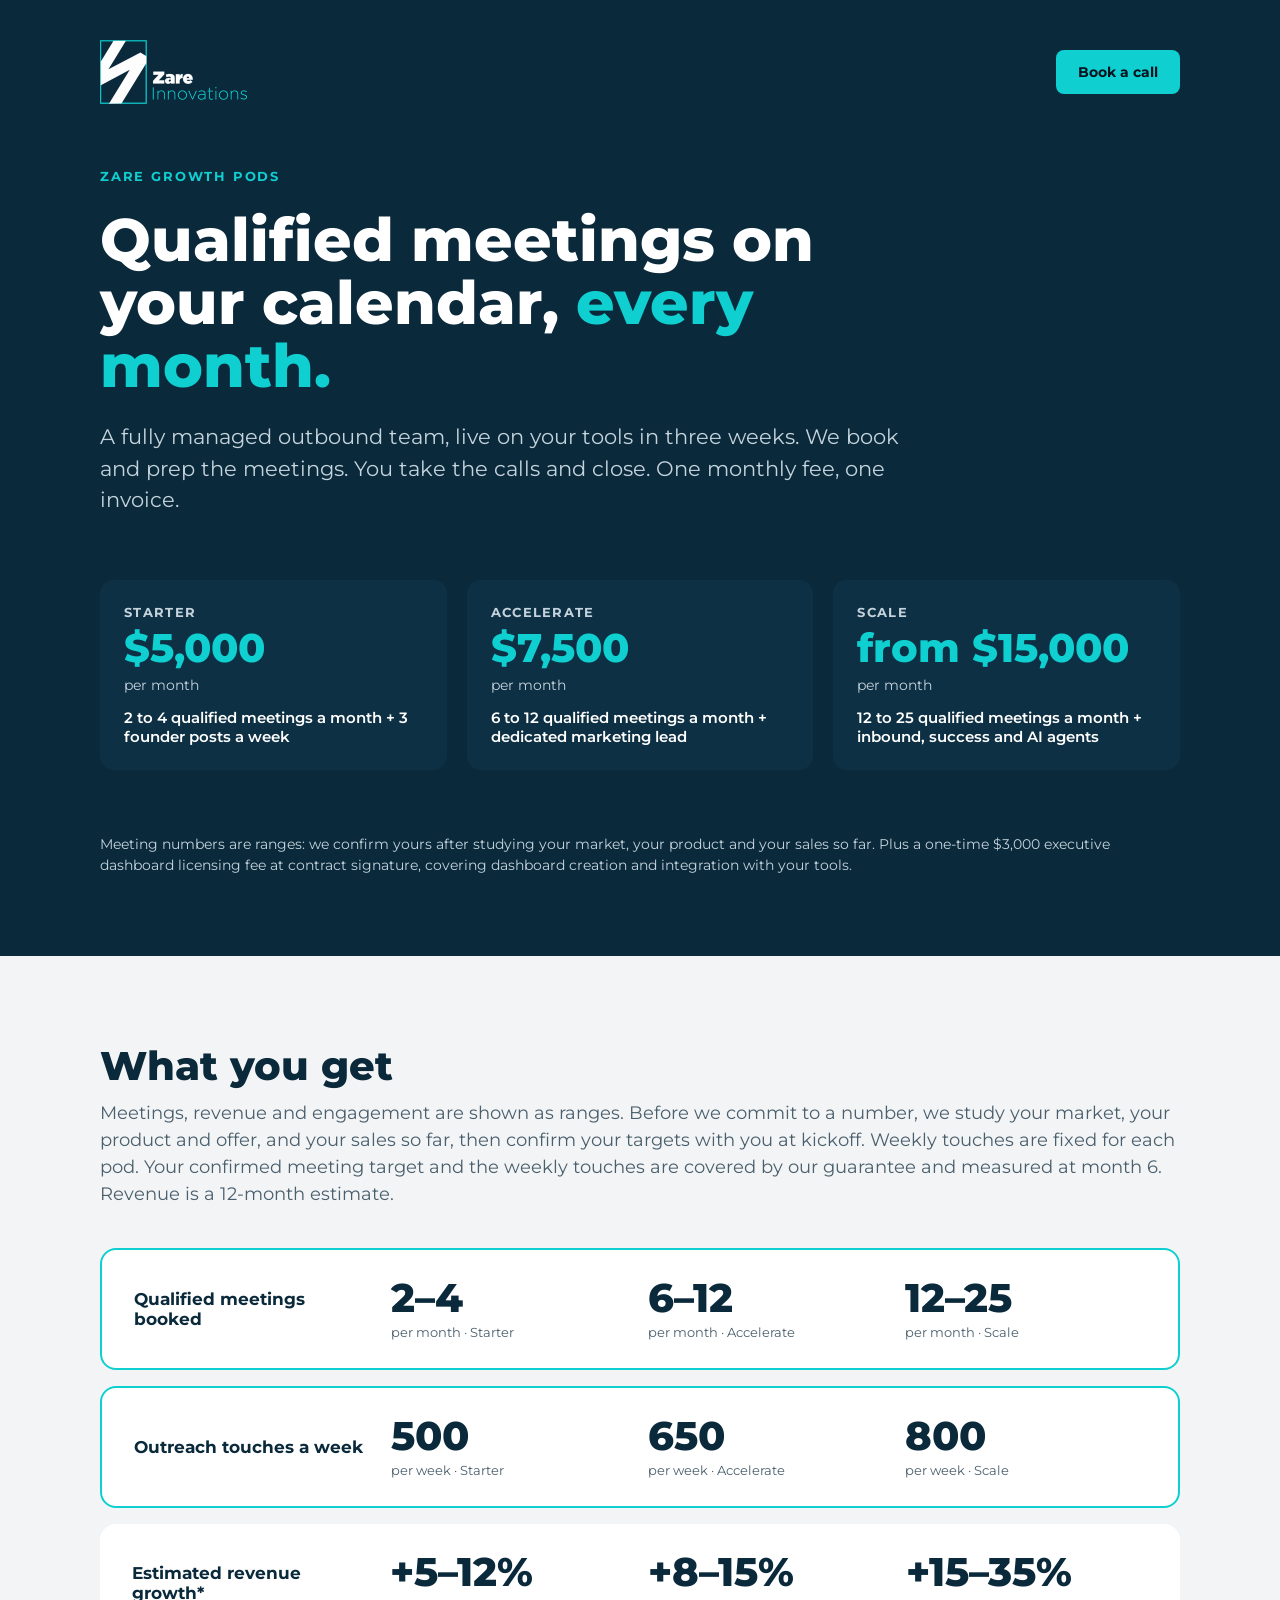
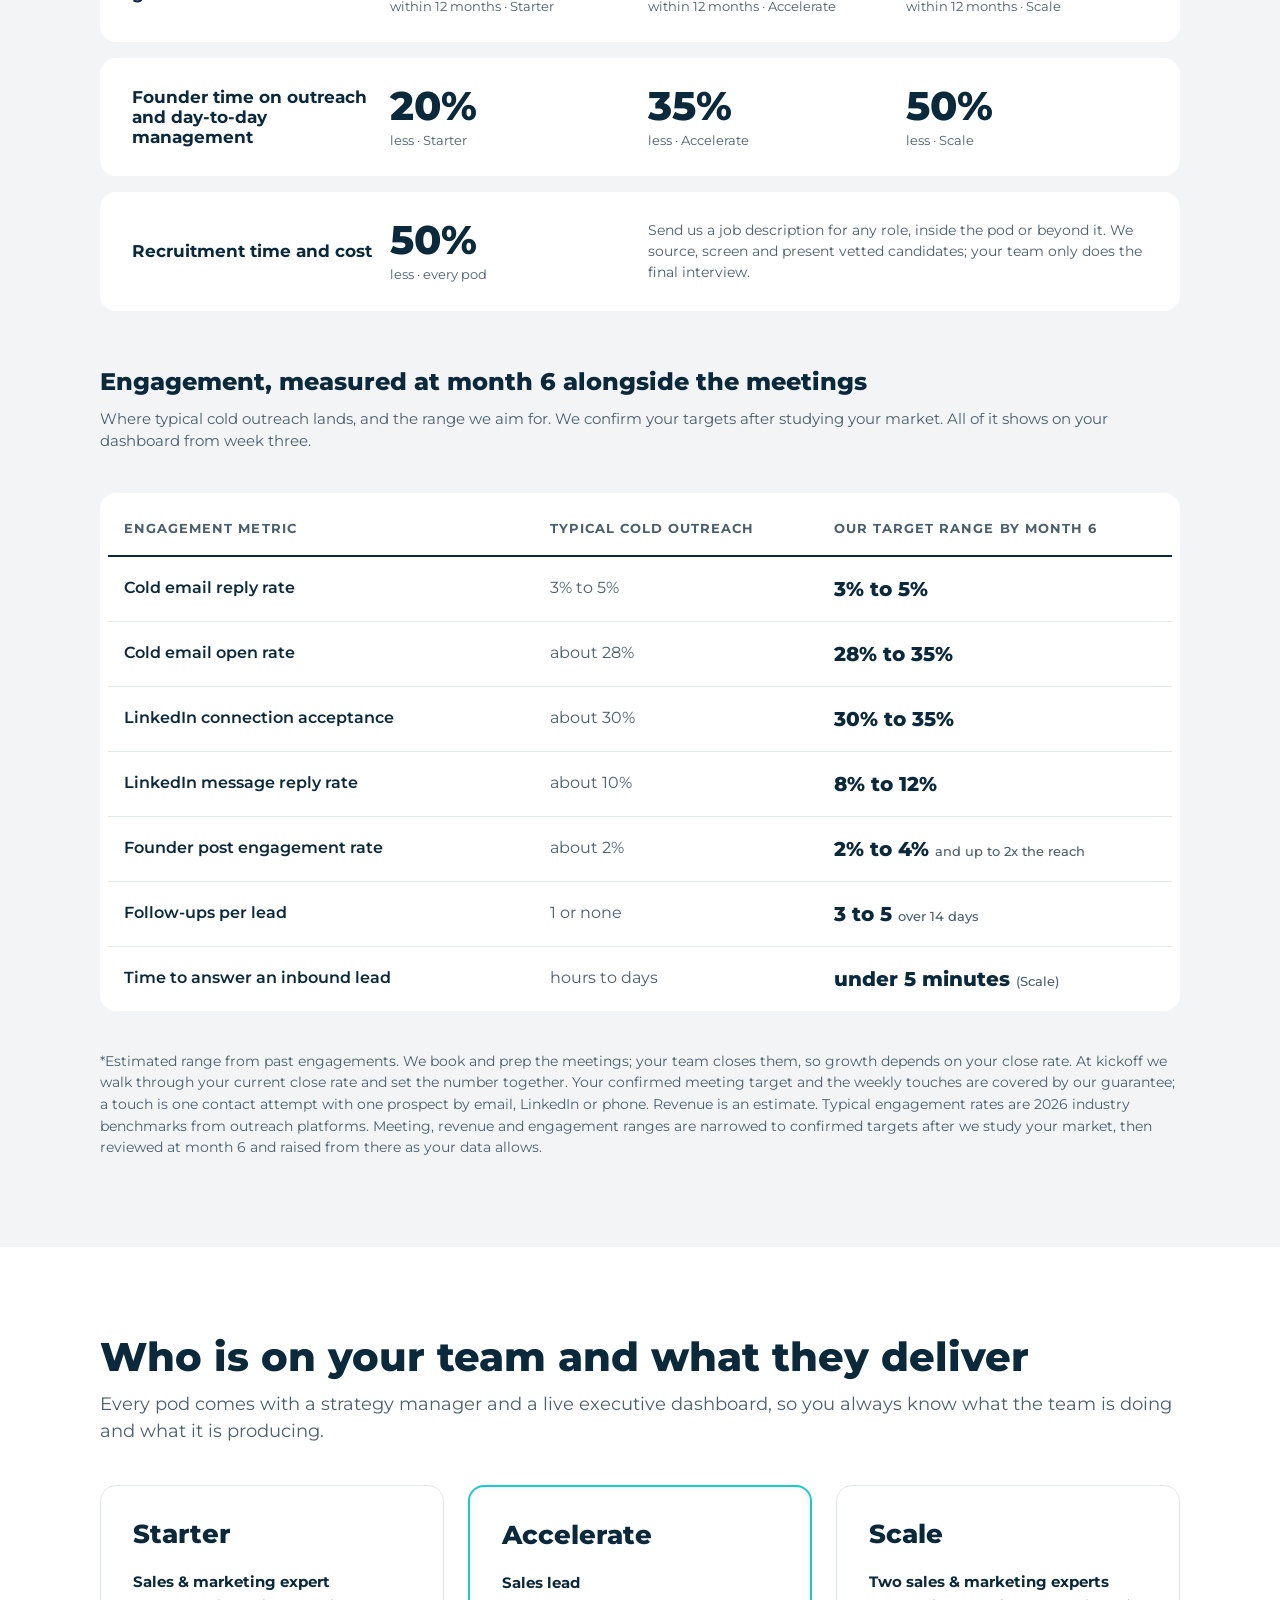
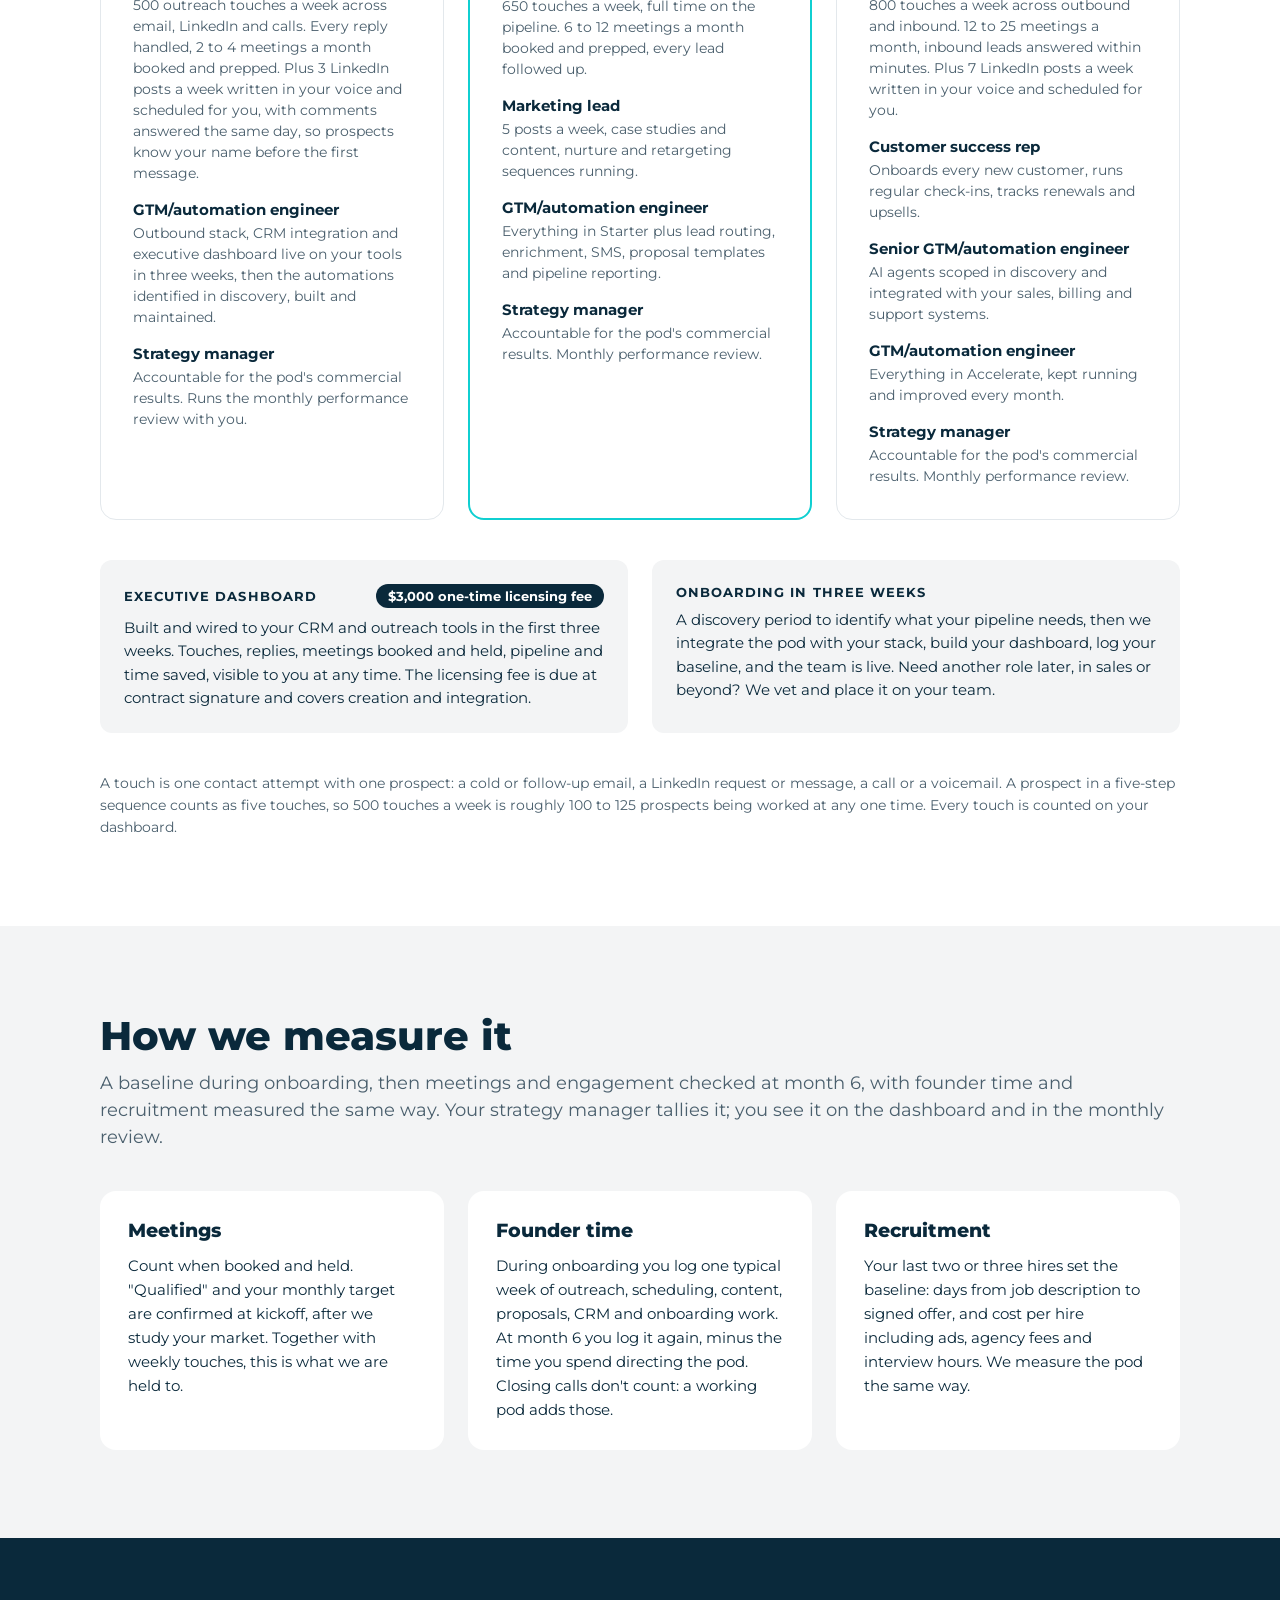
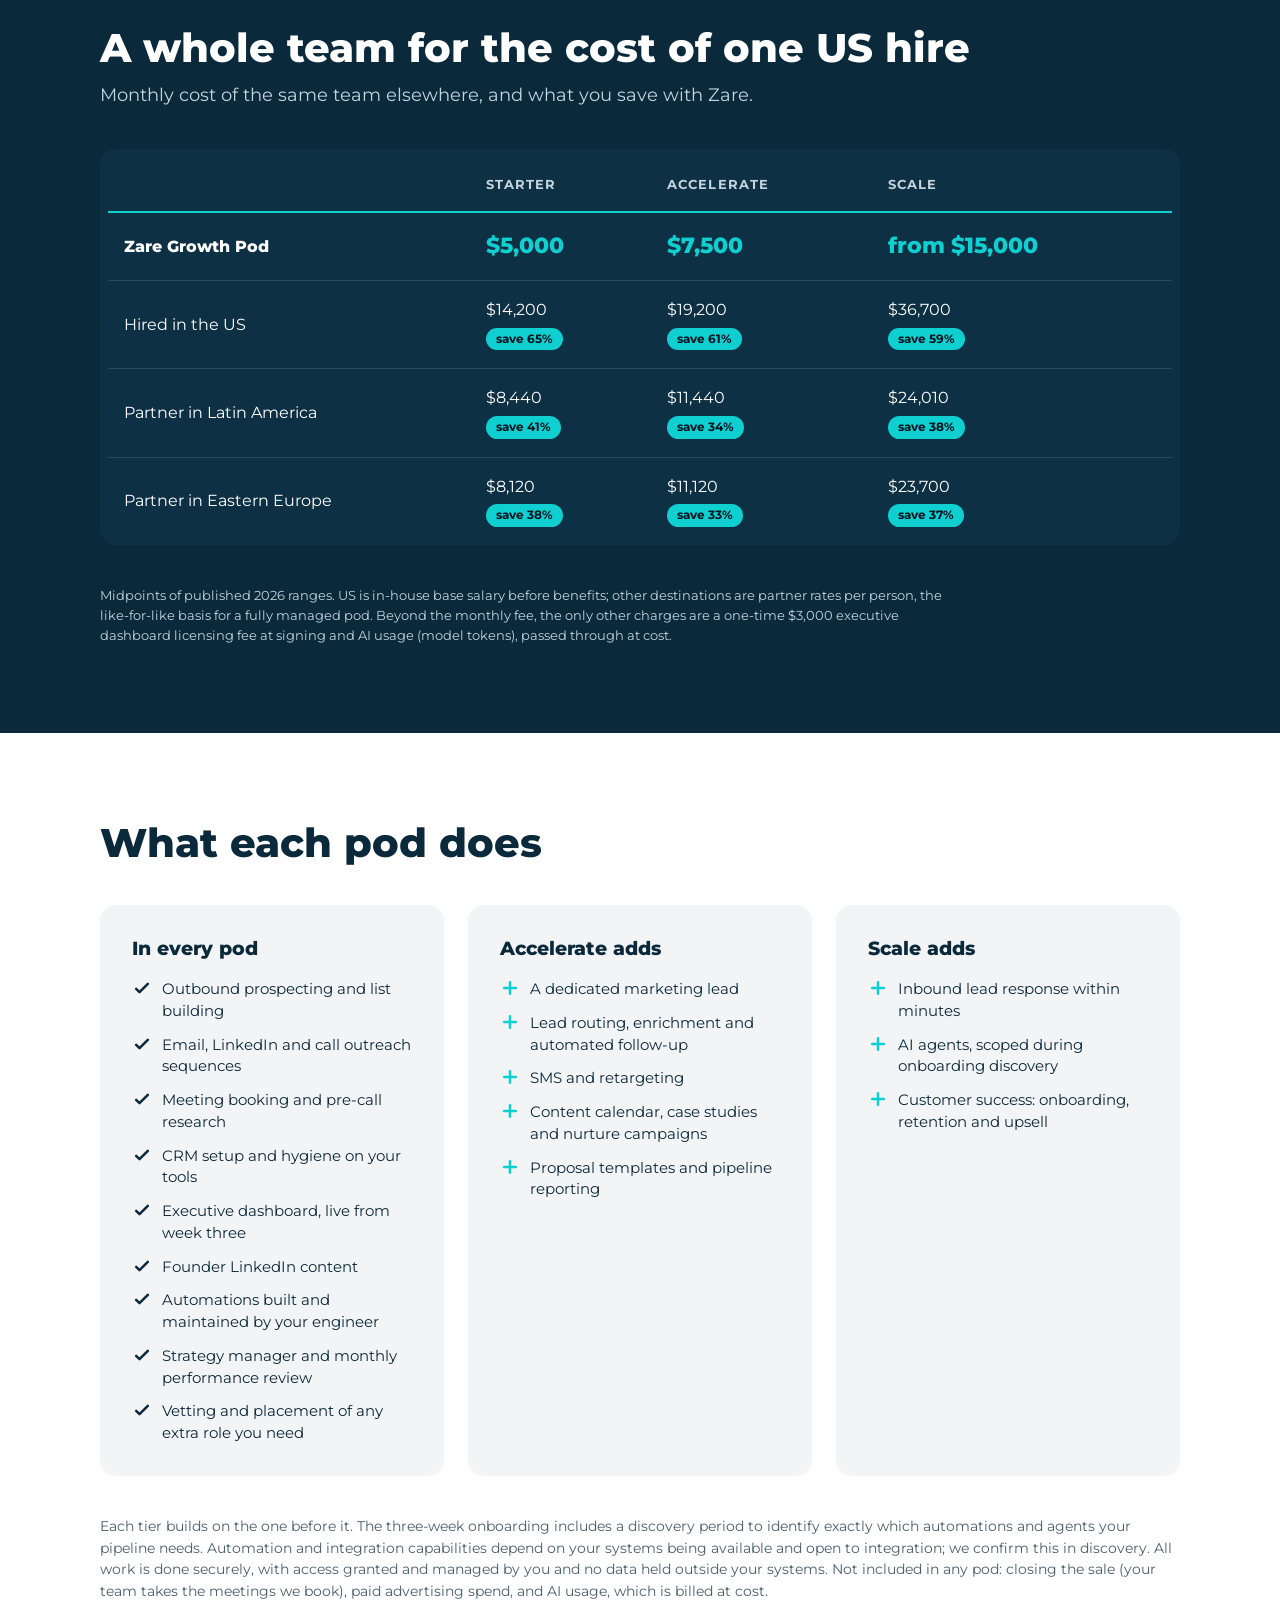
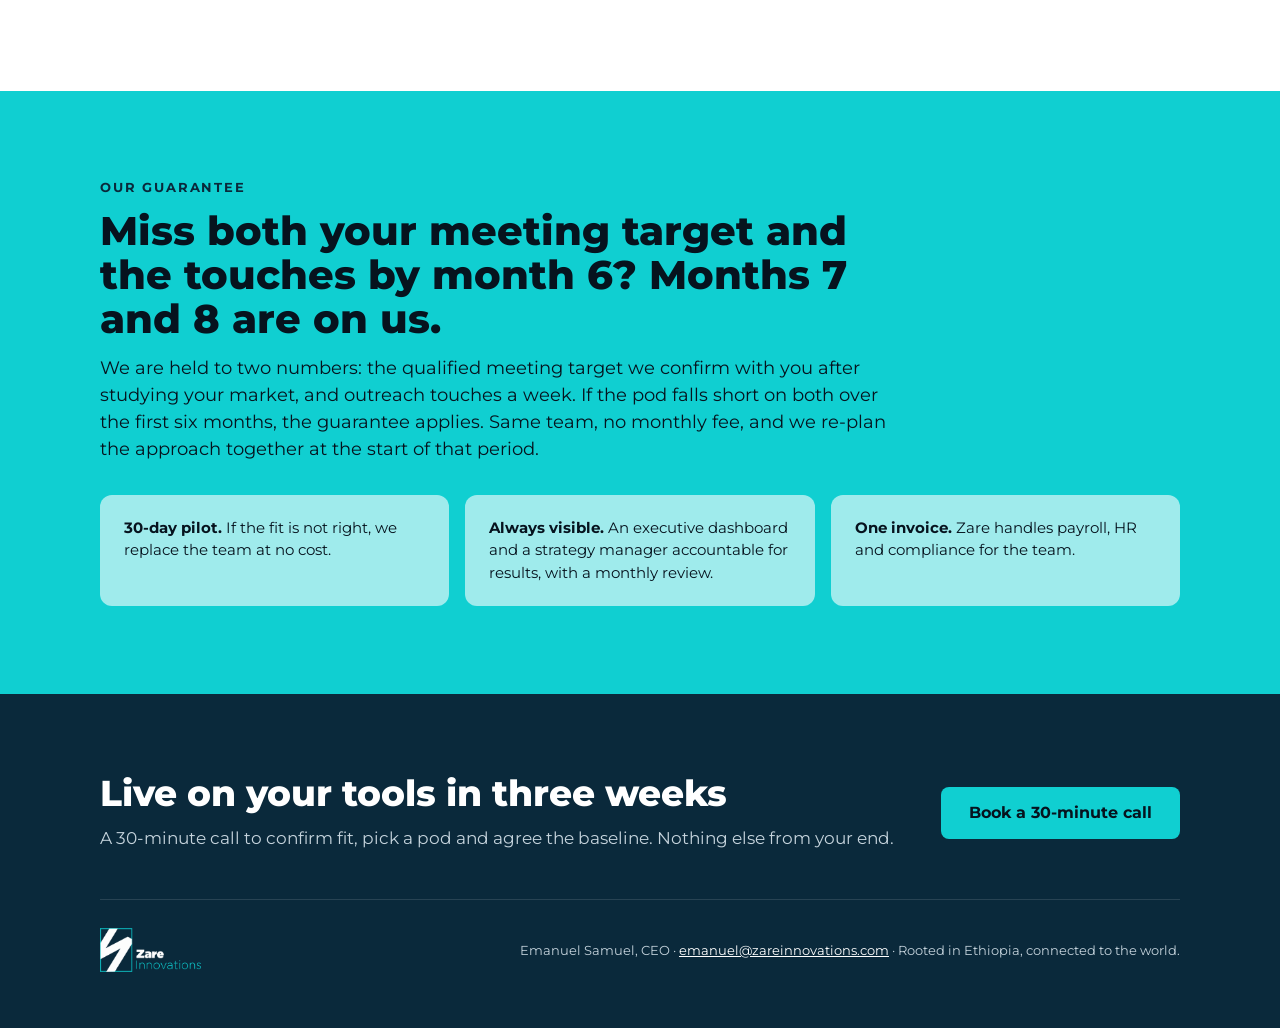
<file: public/index.html>
<!doctype html>
<html lang="en">
<head>
<meta charset="utf-8">
<meta name="viewport" content="width=device-width, initial-scale=1">
<title>Zare Growth Pods</title>
<meta name="description" content="A fully managed outbound sales team that books qualified meetings every month. One monthly fee, one invoice.">
<meta name="theme-color" content="#0a293b">
<link rel="canonical" href="https://zare-growth-pod.vercel.app/">

<meta property="og:type" content="website">
<meta property="og:site_name" content="Zare Innovations">
<meta property="og:title" content="Zare Growth Pods">
<meta property="og:description" content="A fully managed outbound sales team that books qualified meetings every month. One monthly fee, one invoice.">
<meta property="og:url" content="https://zare-growth-pod.vercel.app/">
<meta property="og:image" content="https://zare-growth-pod.vercel.app/assets/og-image.png">
<meta property="og:image:width" content="1200">
<meta property="og:image:height" content="630">
<meta property="og:image:alt" content="Zare Innovations logo">
<meta name="twitter:card" content="summary_large_image">
<meta name="twitter:title" content="Zare Growth Pods">
<meta name="twitter:description" content="A fully managed outbound sales team that books qualified meetings every month. One monthly fee, one invoice.">
<meta name="twitter:image" content="https://zare-growth-pod.vercel.app/assets/og-image.png">

<link rel="icon" href="favicon.ico" sizes="48x48">
<link rel="icon" href="favicon.svg" type="image/svg+xml">
<link rel="icon" href="favicon-32.png" type="image/png" sizes="32x32">
<link rel="apple-touch-icon" href="apple-touch-icon.png">

<link rel="preload" href="fonts/montserrat-latin-800-normal.woff2" as="font" type="font/woff2" crossorigin>
<link rel="preload" href="fonts/montserrat-latin-400-normal.woff2" as="font" type="font/woff2" crossorigin>
<link rel="stylesheet" href="styles.css">
</head>
<body>
<a class="skip-link" href="#main">Skip to content</a>

<svg width="0" height="0" style="position:absolute" aria-hidden="true" focusable="false">
  <symbol id="icon-check" viewBox="0 0 24 24"><path d="M5 13l4 4L19 7" fill="none" stroke="currentColor" stroke-width="3" stroke-linecap="round" stroke-linejoin="round"/></symbol>
  <symbol id="icon-plus" viewBox="0 0 24 24"><path d="M12 5v14M5 12h14" fill="none" stroke="currentColor" stroke-width="3" stroke-linecap="round" stroke-linejoin="round"/></symbol>
</svg>

<div class="site-header-wrap on-dark">
  <header class="site-header">
    <a class="site-header__logo" href="https://www.zareinnovations.com">
      <img src="assets/zare-logo-dark.png" alt="Zare Innovations" width="147" height="64" fetchpriority="high">
    </a>
    <a class="btn" data-booking href="https://calendly.com/emanuel-ypgh/30min" target="_blank" rel="noopener">Book a call</a>
  </header>
</div>

<main id="main" tabindex="-1">

<!-- HERO -->
<section class="section--navy hero on-dark" aria-labelledby="hero-title">
  <div class="container">
    <div class="hero__intro">
      <p class="eyebrow">Zare Growth Pods</p>
      <h1 id="hero-title">Qualified meetings on your calendar, <span class="accent">every month.</span></h1>
      <p class="hero__sub">A fully managed outbound team, live on your tools in three weeks. We book and prep the meetings. You take the calls and close. One monthly fee, one invoice.</p>
    </div>

    <div class="grid grid--3">
      <div class="price-card"><span class="price-card__tier">Starter</span><span class="price-card__price">$5,000</span><span class="price-card__period">per month</span><span class="price-card__summary">2 to 4 qualified meetings a month + 3 founder posts a week</span></div>
      <div class="price-card"><span class="price-card__tier">Accelerate</span><span class="price-card__price">$7,500</span><span class="price-card__period">per month</span><span class="price-card__summary">6 to 12 qualified meetings a month + dedicated marketing lead</span></div>
      <div class="price-card"><span class="price-card__tier">Scale</span><span class="price-card__price">from $15,000</span><span class="price-card__period">per month</span><span class="price-card__summary">12 to 25 qualified meetings a month + inbound, success and AI agents</span></div>
    </div>
    <p class="hero__note">Meeting numbers are ranges: we confirm yours after studying your market, your product and your sales so far. Plus a one-time $3,000 executive dashboard licensing fee at contract signature, covering dashboard creation and integration with your tools.</p>
  </div>
</section>

<!-- WHAT YOU GET -->
<section class="section section--surface" aria-labelledby="what-you-get">
  <div class="container">
    <div class="section-head">
      <h2 class="h2" id="what-you-get">What you get</h2>
      <p class="lead">Meetings, revenue and engagement are shown as ranges. Before we commit to a number, we study your market, your product and offer, and your sales so far, then confirm your targets with you at kickoff. Weekly touches are fixed for each pod. Your confirmed meeting target and the weekly touches are covered by our guarantee and measured at month 6. Revenue is a 12-month estimate.</p>
    </div>

    <div class="stats">
      <div class="stat-row stat-row--guaranteed">
        <div class="stat-row__label"><p>Qualified meetings booked</p></div>
        <div class="stat"><span class="stat__value">2–4</span><span class="stat__caption">per month · Starter</span></div>
        <div class="stat"><span class="stat__value">6–12</span><span class="stat__caption">per month · Accelerate</span></div>
        <div class="stat"><span class="stat__value">12–25</span><span class="stat__caption">per month · Scale</span></div>
      </div>
      <div class="stat-row stat-row--guaranteed">
        <div class="stat-row__label"><p>Outreach touches a week</p></div>
        <div class="stat"><span class="stat__value">500</span><span class="stat__caption">per week · Starter</span></div>
        <div class="stat"><span class="stat__value">650</span><span class="stat__caption">per week · Accelerate</span></div>
        <div class="stat"><span class="stat__value">800</span><span class="stat__caption">per week · Scale</span></div>
      </div>
      <div class="stat-row">
        <div class="stat-row__label"><p>Estimated revenue growth*</p></div>
        <div class="stat"><span class="stat__value">+5–12%</span><span class="stat__caption">within 12 months · Starter</span></div>
        <div class="stat"><span class="stat__value">+8–15%</span><span class="stat__caption">within 12 months · Accelerate</span></div>
        <div class="stat"><span class="stat__value">+15–35%</span><span class="stat__caption">within 12 months · Scale</span></div>
      </div>
      <div class="stat-row">
        <div class="stat-row__label"><p>Founder time on outreach and day-to-day management</p></div>
        <div class="stat"><span class="stat__value">20%</span><span class="stat__caption">less · Starter</span></div>
        <div class="stat"><span class="stat__value">35%</span><span class="stat__caption">less · Accelerate</span></div>
        <div class="stat"><span class="stat__value">50%</span><span class="stat__caption">less · Scale</span></div>
      </div>
      <div class="stat-row">
        <div class="stat-row__label"><p>Recruitment time and cost</p></div>
        <div class="stat"><span class="stat__value">50%</span><span class="stat__caption">less · every pod</span></div>
        <p class="stat-row__note">Send us a job description for any role, inside the pod or beyond it. We source, screen and present vetted candidates; your team only does the final interview.</p>
      </div>
    </div>

    <div class="subhead">
      <h3 id="engagement-title">Engagement, measured at month 6 alongside the meetings</h3>
      <p>Where typical cold outreach lands, and the range we aim for. We confirm your targets after studying your market. All of it shows on your dashboard from week three.</p>
    </div>
    <div class="table-wrap" role="region" aria-labelledby="engagement-title" tabindex="0">
      <table>
        <thead><tr><th scope="col" class="col-label">Engagement metric</th><th scope="col">Typical cold outreach</th><th scope="col">Our target range by month 6</th></tr></thead>
        <tbody>
          <tr><th scope="row">Cold email reply rate</th><td class="cell-muted">3% to 5%</td><td class="cell-target">3% to 5%</td></tr>
          <tr><th scope="row">Cold email open rate</th><td class="cell-muted">about 28%</td><td class="cell-target">28% to 35%</td></tr>
          <tr><th scope="row">LinkedIn connection acceptance</th><td class="cell-muted">about 30%</td><td class="cell-target">30% to 35%</td></tr>
          <tr><th scope="row">LinkedIn message reply rate</th><td class="cell-muted">about 10%</td><td class="cell-target">8% to 12%</td></tr>
          <tr><th scope="row">Founder post engagement rate</th><td class="cell-muted">about 2%</td><td class="cell-target">2% to 4% <small>and up to 2x the reach</small></td></tr>
          <tr><th scope="row">Follow-ups per lead</th><td class="cell-muted">1 or none</td><td class="cell-target">3 to 5 <small>over 14 days</small></td></tr>
          <tr><th scope="row">Time to answer an inbound lead</th><td class="cell-muted">hours to days</td><td class="cell-target">under 5 minutes <small>(Scale)</small></td></tr>
        </tbody>
      </table>
    </div>
    <p class="fineprint">*Estimated range from past engagements. We book and prep the meetings; your team closes them, so growth depends on your close rate. At kickoff we walk through your current close rate and set the number together. Your confirmed meeting target and the weekly touches are covered by our guarantee; a touch is one contact attempt with one prospect by email, LinkedIn or phone. Revenue is an estimate. Typical engagement rates are 2026 industry benchmarks from outreach platforms. Meeting, revenue and engagement ranges are narrowed to confirmed targets after we study your market, then reviewed at month 6 and raised from there as your data allows.</p>
  </div>
</section>

<!-- WHO IS ON YOUR TEAM -->
<section class="section section--white" aria-labelledby="team">
  <div class="container">
    <div class="section-head">
      <h2 class="h2" id="team">Who is on your team and what they deliver</h2>
      <p class="lead">Every pod comes with a strategy manager and a live executive dashboard, so you always know what the team is doing and what it is producing.</p>
    </div>
    <div class="grid grid--3">
      <article class="pod-card">
        <h3>Starter</h3>
        <div class="roles">
          <div class="role"><h4>Sales &amp; marketing expert</h4><p>500 outreach touches a week across email, LinkedIn and calls. Every reply handled, 2 to 4 meetings a month booked and prepped. Plus 3 LinkedIn posts a week written in your voice and scheduled for you, with comments answered the same day, so prospects know your name before the first message.</p></div>
          <div class="role"><h4>GTM/automation engineer</h4><p>Outbound stack, CRM integration and executive dashboard live on your tools in three weeks, then the automations identified in discovery, built and maintained.</p></div>
          <div class="role"><h4>Strategy manager</h4><p>Accountable for the pod's commercial results. Runs the monthly performance review with you.</p></div>
        </div>
      </article>
      <article class="pod-card pod-card--featured">
        <h3>Accelerate</h3>
        <div class="roles">
          <div class="role"><h4>Sales lead</h4><p>650 touches a week, full time on the pipeline. 6 to 12 meetings a month booked and prepped, every lead followed up.</p></div>
          <div class="role"><h4>Marketing lead</h4><p>5 posts a week, case studies and content, nurture and retargeting sequences running.</p></div>
          <div class="role"><h4>GTM/automation engineer</h4><p>Everything in Starter plus lead routing, enrichment, SMS, proposal templates and pipeline reporting.</p></div>
          <div class="role"><h4>Strategy manager</h4><p>Accountable for the pod's commercial results. Monthly performance review.</p></div>
        </div>
      </article>
      <article class="pod-card">
        <h3>Scale</h3>
        <div class="roles">
          <div class="role"><h4>Two sales &amp; marketing experts</h4><p>800 touches a week across outbound and inbound. 12 to 25 meetings a month, inbound leads answered within minutes. Plus 7 LinkedIn posts a week written in your voice and scheduled for you.</p></div>
          <div class="role"><h4>Customer success rep</h4><p>Onboards every new customer, runs regular check-ins, tracks renewals and upsells.</p></div>
          <div class="role"><h4>Senior GTM/automation engineer</h4><p>AI agents scoped in discovery and integrated with your sales, billing and support systems.</p></div>
          <div class="role"><h4>GTM/automation engineer</h4><p>Everything in Accelerate, kept running and improved every month.</p></div>
          <div class="role"><h4>Strategy manager</h4><p>Accountable for the pod's commercial results. Monthly performance review.</p></div>
        </div>
      </article>
    </div>
    <div class="grid grid--2">
      <div class="info-box">
        <div class="info-box__head"><h3>Executive dashboard</h3><span class="pill">$3,000 one-time licensing fee</span></div>
        <p>Built and wired to your CRM and outreach tools in the first three weeks. Touches, replies, meetings booked and held, pipeline and time saved, visible to you at any time. The licensing fee is due at contract signature and covers creation and integration.</p>
      </div>
      <div class="info-box">
        <h3>Onboarding in three weeks</h3>
        <p>A discovery period to identify what your pipeline needs, then we integrate the pod with your stack, build your dashboard, log your baseline, and the team is live. Need another role later, in sales or beyond? We vet and place it on your team.</p>
      </div>
    </div>
    <p class="fineprint">A touch is one contact attempt with one prospect: a cold or follow-up email, a LinkedIn request or message, a call or a voicemail. A prospect in a five-step sequence counts as five touches, so 500 touches a week is roughly 100 to 125 prospects being worked at any one time. Every touch is counted on your dashboard.</p>
  </div>
</section>

<!-- HOW WE MEASURE IT -->
<section class="section section--surface" aria-labelledby="measure">
  <div class="container">
    <div class="section-head">
      <h2 class="h2" id="measure">How we measure it</h2>
      <p class="lead">A baseline during onboarding, then meetings and engagement checked at month 6, with founder time and recruitment measured the same way. Your strategy manager tallies it; you see it on the dashboard and in the monthly review.</p>
    </div>
    <div class="grid grid--3">
      <div class="measure-card">
        <h3>Meetings</h3>
        <p>Count when booked and held. "Qualified" and your monthly target are confirmed at kickoff, after we study your market. Together with weekly touches, this is what we are held to.</p>
      </div>
      <div class="measure-card">
        <h3>Founder time</h3>
        <p>During onboarding you log one typical week of outreach, scheduling, content, proposals, CRM and onboarding work. At month 6 you log it again, minus the time you spend directing the pod. Closing calls don't count: a working pod adds those.</p>
      </div>
      <div class="measure-card">
        <h3>Recruitment</h3>
        <p>Your last two or three hires set the baseline: days from job description to signed offer, and cost per hire including ads, agency fees and interview hours. We measure the pod the same way.</p>
      </div>
    </div>
  </div>
</section>

<!-- COST COMPARISON -->
<section class="section section--navy on-dark" aria-labelledby="cost">
  <div class="container">
    <div class="section-head">
      <h2 class="h2" id="cost">A whole team for the cost of one US hire</h2>
      <p class="lead">Monthly cost of the same team elsewhere, and what you save with Zare.</p>
    </div>
    <div class="table-wrap table-wrap--navy" role="region" aria-label="Monthly cost comparison table" tabindex="0">
      <table>
        <thead><tr><th scope="col" class="col-label"><span class="visually-hidden">Option</span></th><th scope="col">Starter</th><th scope="col">Accelerate</th><th scope="col">Scale</th></tr></thead>
        <tbody>
          <tr class="row-zare"><th scope="row">Zare Growth Pod</th><td>$5,000</td><td>$7,500</td><td>from $15,000</td></tr>
          <tr><th scope="row">Hired in the US</th><td><span class="cost">$14,200</span><br><span class="badge">save 65%</span></td><td><span class="cost">$19,200</span><br><span class="badge">save 61%</span></td><td><span class="cost">$36,700</span><br><span class="badge">save 59%</span></td></tr>
          <tr><th scope="row">Partner in Latin America</th><td><span class="cost">$8,440</span><br><span class="badge">save 41%</span></td><td><span class="cost">$11,440</span><br><span class="badge">save 34%</span></td><td><span class="cost">$24,010</span><br><span class="badge">save 38%</span></td></tr>
          <tr><th scope="row">Partner in Eastern Europe</th><td><span class="cost">$8,120</span><br><span class="badge">save 38%</span></td><td><span class="cost">$11,120</span><br><span class="badge">save 33%</span></td><td><span class="cost">$23,700</span><br><span class="badge">save 37%</span></td></tr>
        </tbody>
      </table>
    </div>
    <p class="cost-note">Midpoints of published 2026 ranges. US is in-house base salary before benefits; other destinations are partner rates per person, the like-for-like basis for a fully managed pod. Beyond the monthly fee, the only other charges are a one-time $3,000 executive dashboard licensing fee at signing and AI usage (model tokens), passed through at cost.</p>
  </div>
</section>

<!-- WHAT'S INCLUDED -->
<section class="section section--white" aria-labelledby="included">
  <div class="container">
    <h2 class="h2" id="included">What each pod does</h2>
    <div class="grid grid--3">
      <div class="include-card">
        <h3>In every pod</h3>
        <ul class="checklist">
          <li><svg class="icon-check" aria-hidden="true" focusable="false"><use href="#icon-check"/></svg>Outbound prospecting and list building</li>
          <li><svg class="icon-check" aria-hidden="true" focusable="false"><use href="#icon-check"/></svg>Email, LinkedIn and call outreach sequences</li>
          <li><svg class="icon-check" aria-hidden="true" focusable="false"><use href="#icon-check"/></svg>Meeting booking and pre-call research</li>
          <li><svg class="icon-check" aria-hidden="true" focusable="false"><use href="#icon-check"/></svg>CRM setup and hygiene on your tools</li>
          <li><svg class="icon-check" aria-hidden="true" focusable="false"><use href="#icon-check"/></svg>Executive dashboard, live from week three</li>
          <li><svg class="icon-check" aria-hidden="true" focusable="false"><use href="#icon-check"/></svg>Founder LinkedIn content</li>
          <li><svg class="icon-check" aria-hidden="true" focusable="false"><use href="#icon-check"/></svg>Automations built and maintained by your engineer</li>
          <li><svg class="icon-check" aria-hidden="true" focusable="false"><use href="#icon-check"/></svg>Strategy manager and monthly performance review</li>
          <li><svg class="icon-check" aria-hidden="true" focusable="false"><use href="#icon-check"/></svg>Vetting and placement of any extra role you need</li>
        </ul>
      </div>
      <div class="include-card">
        <h3>Accelerate adds</h3>
        <ul class="checklist">
          <li><svg class="icon-plus" aria-hidden="true" focusable="false"><use href="#icon-plus"/></svg>A dedicated marketing lead</li>
          <li><svg class="icon-plus" aria-hidden="true" focusable="false"><use href="#icon-plus"/></svg>Lead routing, enrichment and automated follow-up</li>
          <li><svg class="icon-plus" aria-hidden="true" focusable="false"><use href="#icon-plus"/></svg>SMS and retargeting</li>
          <li><svg class="icon-plus" aria-hidden="true" focusable="false"><use href="#icon-plus"/></svg>Content calendar, case studies and nurture campaigns</li>
          <li><svg class="icon-plus" aria-hidden="true" focusable="false"><use href="#icon-plus"/></svg>Proposal templates and pipeline reporting</li>
        </ul>
      </div>
      <div class="include-card">
        <h3>Scale adds</h3>
        <ul class="checklist">
          <li><svg class="icon-plus" aria-hidden="true" focusable="false"><use href="#icon-plus"/></svg>Inbound lead response within minutes</li>
          <li><svg class="icon-plus" aria-hidden="true" focusable="false"><use href="#icon-plus"/></svg>AI agents, scoped during onboarding discovery</li>
          <li><svg class="icon-plus" aria-hidden="true" focusable="false"><use href="#icon-plus"/></svg>Customer success: onboarding, retention and upsell</li>
        </ul>
      </div>
    </div>
    <p class="fineprint">Each tier builds on the one before it. The three-week onboarding includes a discovery period to identify exactly which automations and agents your pipeline needs. Automation and integration capabilities depend on your systems being available and open to integration; we confirm this in discovery. All work is done securely, with access granted and managed by you and no data held outside your systems. Not included in any pod: closing the sale (your team takes the meetings we book), paid advertising spend, and AI usage, which is billed at cost.</p>
  </div>
</section>

<!-- GUARANTEE -->
<section class="section section--cyan" aria-labelledby="guarantee">
  <div class="container">
    <div class="guarantee__head">
      <p class="eyebrow">Our guarantee</p>
      <h2 class="h2" id="guarantee">Miss both your meeting target and the touches by month 6? Months 7 and 8 are on us.</h2>
      <p class="lead">We are held to two numbers: the qualified meeting target we confirm with you after studying your market, and outreach touches a week. If the pod falls short on both over the first six months, the guarantee applies. Same team, no monthly fee, and we re-plan the approach together at the start of that period.</p>
    </div>
    <div class="grid grid--3">
      <div class="promise"><strong>30-day pilot.</strong> If the fit is not right, we replace the team at no cost.</div>
      <div class="promise"><strong>Always visible.</strong> An executive dashboard and a strategy manager accountable for results, with a monthly review.</div>
      <div class="promise"><strong>One invoice.</strong> Zare handles payroll, HR and compliance for the team.</div>
    </div>
  </div>
</section>

</main>

<!-- CTA / FOOTER -->
<footer class="site-footer section--navy on-dark">
  <div class="container">
    <div class="cta">
      <div class="cta__copy">
        <h2 class="h2">Live on your tools in three weeks</h2>
        <p>A 30-minute call to confirm fit, pick a pod and agree the baseline. Nothing else from your end.</p>
      </div>
      <a class="btn btn--lg" data-booking href="https://calendly.com/emanuel-ypgh/30min" target="_blank" rel="noopener">Book a 30-minute call</a>
    </div>
    <div class="footer-bottom">
      <img src="assets/zare-logo-dark.png" alt="Zare Innovations" width="101" height="44" loading="lazy">
      <p>Emanuel Samuel, CEO · <a href="mailto:emanuel@zareinnovations.com">emanuel@zareinnovations.com</a> · Rooted in Ethiopia, connected to the world.</p>
    </div>
  </div>
</footer>

<script src="script.js" defer></script>
</body>
</html>
</file>
<file: public/styles.css>
/* Zare Growth Pods
   Brand tokens from the Zare Innovations brand guidelines (brand/zare-brand-guidelines.pdf).
   Gotham is the brand face; Montserrat is the web substitute. To switch to Gotham,
   add its @font-face rules below and put "Gotham" first in --font. */

@font-face { font-family: "Montserrat"; font-style: normal; font-weight: 300; font-display: swap; src: url("fonts/montserrat-latin-300-normal.woff2") format("woff2"); }
@font-face { font-family: "Montserrat"; font-style: normal; font-weight: 400; font-display: swap; src: url("fonts/montserrat-latin-400-normal.woff2") format("woff2"); }
@font-face { font-family: "Montserrat"; font-style: normal; font-weight: 500; font-display: swap; src: url("fonts/montserrat-latin-500-normal.woff2") format("woff2"); }
@font-face { font-family: "Montserrat"; font-style: normal; font-weight: 600; font-display: swap; src: url("fonts/montserrat-latin-600-normal.woff2") format("woff2"); }
@font-face { font-family: "Montserrat"; font-style: normal; font-weight: 700; font-display: swap; src: url("fonts/montserrat-latin-700-normal.woff2") format("woff2"); }
@font-face { font-family: "Montserrat"; font-style: normal; font-weight: 800; font-display: swap; src: url("fonts/montserrat-latin-800-normal.woff2") format("woff2"); }

:root {
  --cyan: #10cfd1;
  --cyan-hover: #3fdadc;
  --dark-blue: #0a293b;
  --deep-navy: #06131e;
  --card-navy: #0d3044;
  --white: #ffffff;
  --surface: #f3f4f5;
  --border: #e3e8ec;
  --muted: #4a5f6d;
  --muted-on-navy: #c5d3dc;
  --rule-on-navy: rgba(255, 255, 255, 0.12);

  --font: "Montserrat", "Gotham", system-ui, sans-serif;
  --container: 1080px;
  --gutter: 24px;
}

/* Base */

*, *::before, *::after { box-sizing: border-box; }

@media (prefers-reduced-motion: no-preference) {
  html { scroll-behavior: smooth; }
}

body {
  margin: 0;
  background: var(--white);
  font-family: var(--font);
  color: var(--dark-blue);
  -webkit-font-smoothing: antialiased;
}

h1, h2, h3, h4, p { margin: 0; }

a { color: var(--dark-blue); }
a:hover { color: var(--cyan); }

img { display: block; max-width: 100%; }

:focus-visible {
  outline: 3px solid var(--dark-blue);
  outline-offset: 3px;
  border-radius: 4px;
}
.on-dark :focus-visible { outline-color: var(--cyan); }

.visually-hidden {
  position: absolute;
  width: 1px;
  height: 1px;
  padding: 0;
  margin: -1px;
  overflow: hidden;
  clip: rect(0 0 0 0);
  white-space: nowrap;
  border: 0;
}

.skip-link {
  position: absolute;
  top: 12px;
  left: 12px;
  z-index: 10;
  padding: 10px 16px;
  background: var(--cyan);
  color: var(--deep-navy);
  font-weight: 700;
  font-size: 14px;
  border-radius: 8px;
  text-decoration: none;
  transform: translateY(-200%);
}
.skip-link:focus { transform: none; }
.skip-link:hover { color: var(--deep-navy); }

/* Layout */

.section { padding: 88px var(--gutter); }
.section--surface { background: var(--surface); }
.section--white { background: var(--white); }
.section--navy { background: var(--dark-blue); color: var(--white); }
.section--cyan { background: var(--cyan); color: var(--deep-navy); }

.container {
  max-width: var(--container);
  margin: 0 auto;
  display: flex;
  flex-direction: column;
  gap: 40px;
}

.section-head { display: flex; flex-direction: column; gap: 12px; }

.h2 { font-size: 40px; line-height: 1.1; font-weight: 800; color: var(--dark-blue); }
.section--navy .h2 { color: var(--white); }

.lead { font-size: 18px; line-height: 1.5; color: var(--muted); }
.section--navy .lead { color: var(--muted-on-navy); }

.fineprint { font-size: 14px; line-height: 1.55; color: var(--muted); }

.grid { display: grid; gap: 24px; }
.grid--3 { grid-template-columns: repeat(3, minmax(0, 1fr)); }
.grid--2 { grid-template-columns: repeat(2, minmax(0, 1fr)); }
.grid > * { min-width: 0; }

.eyebrow {
  font-size: 13px;
  font-weight: 700;
  letter-spacing: 0.14em;
  text-transform: uppercase;
}

/* Buttons and badges */

.btn {
  display: inline-flex;
  align-items: center;
  min-height: 44px;
  padding: 0 22px;
  background: var(--cyan);
  color: var(--deep-navy);
  font-weight: 700;
  font-size: 14px;
  border-radius: 8px;
  text-decoration: none;
  transition: background-color 0.15s ease, transform 0.15s ease;
}
.btn:hover { background: var(--cyan-hover); color: var(--deep-navy); transform: translateY(-1px); }
.btn:active { transform: none; }
.btn--lg { min-height: 52px; padding: 0 28px; font-size: 16px; }

.badge {
  display: inline-block;
  width: fit-content;
  padding: 3px 10px;
  background: var(--cyan);
  color: var(--deep-navy);
  font-size: 12px;
  font-weight: 700;
  border-radius: 99px;
}

.pill {
  display: inline-block;
  padding: 4px 12px;
  background: var(--dark-blue);
  color: var(--white);
  font-size: 13px;
  font-weight: 700;
  border-radius: 99px;
}

/* Site header and hero */

.site-header-wrap { background: var(--dark-blue); padding: 40px var(--gutter) 0; }

.site-header {
  max-width: var(--container);
  margin: 0 auto;
  display: flex;
  justify-content: space-between;
  align-items: center;
  flex-wrap: wrap;
  gap: 16px;
}
.site-header__logo { display: flex; align-items: center; text-decoration: none; }
.site-header__logo img { height: 64px; width: auto; }

.hero { padding: 64px var(--gutter) 80px; }
.hero .container { gap: 64px; }

.hero__intro { display: flex; flex-direction: column; gap: 24px; max-width: 820px; }
.hero__intro .eyebrow { color: var(--cyan); }
.hero h1 { font-size: 60px; line-height: 1.05; font-weight: 800; color: var(--white); }
.hero h1 .accent { color: var(--cyan); }
.hero__sub { font-size: 21px; line-height: 1.5; color: var(--muted-on-navy); }

.hero .grid { gap: 20px; }

.price-card {
  display: flex;
  flex-direction: column;
  gap: 8px;
  padding: 24px;
  background: var(--card-navy);
  border-radius: 14px;
}
.price-card__tier { font-size: 13px; font-weight: 700; letter-spacing: 0.1em; text-transform: uppercase; color: var(--muted-on-navy); }
.price-card__price { font-weight: 800; font-size: 40px; line-height: 1; color: var(--cyan); }
.price-card__period { font-size: 14px; color: var(--muted-on-navy); }
.price-card__summary { font-size: 15px; font-weight: 600; color: var(--white); margin-top: 6px; }

.hero__note { font-size: 14px; line-height: 1.5; color: var(--muted-on-navy); }

/* What you get: stat rows */

.stats { display: flex; flex-direction: column; gap: 16px; }

.stat-row {
  display: grid;
  grid-template-columns: repeat(4, minmax(0, 1fr));
  gap: 16px;
  align-items: center;
  padding: 28px 32px;
  background: var(--white);
  border-radius: 16px;
}
.stat-row > * { min-width: 0; }
.stat-row--guaranteed { border: 2px solid var(--cyan); }

.stat-row__label { display: flex; flex-direction: column; gap: 6px; }
.stat-row__label p { font-size: 17px; font-weight: 700; color: var(--dark-blue); }

.stat { display: flex; flex-direction: column; }
.stat__value { font-size: 40px; font-weight: 800; line-height: 1; color: var(--dark-blue); white-space: nowrap; }
.stat__caption { font-size: 13px; color: var(--muted); margin-top: 6px; }

.stat-row__note { grid-column: span 2; font-size: 14px; line-height: 1.5; color: var(--muted); }

.subhead { display: flex; flex-direction: column; gap: 12px; margin-top: 16px; }
.subhead h3 { font-size: 24px; font-weight: 800; color: var(--dark-blue); }
.subhead p { font-size: 15px; line-height: 1.5; color: var(--muted); }

/* Tables */

.table-wrap {
  overflow-x: auto;
  background: var(--white);
  border-radius: 16px;
  padding: 8px 8px 0;
}

table { border-collapse: collapse; width: 100%; }

th, td {
  text-align: left;
  vertical-align: middle;
  padding: 18px 16px;
  border-bottom: 1px solid var(--border);
  font-size: 16px;
  line-height: 1.4;
}

thead th {
  font-size: 13px;
  font-weight: 700;
  letter-spacing: 0.08em;
  text-transform: uppercase;
  color: var(--muted);
  border-bottom: 2px solid var(--dark-blue);
}

tbody th { font-weight: 600; }
tbody tr:last-child > * { border-bottom: none; }

.col-label { width: 40%; }
.cell-muted { color: var(--muted); }
.cell-target { font-weight: 800; font-size: 20px; }
.cell-target small { font-size: 13px; font-weight: 500; color: var(--muted); }

/* Cost comparison table on navy */

.table-wrap--navy { background: var(--card-navy); }
.table-wrap--navy thead th { color: var(--muted-on-navy); border-bottom: 2px solid var(--cyan); }
.table-wrap--navy .col-label { width: 34%; }
.table-wrap--navy tbody th,
.table-wrap--navy tbody td { border-bottom: 1px solid var(--rule-on-navy); }
.table-wrap--navy tbody tr:last-child > * { border-bottom: none; }
.table-wrap--navy tbody th { color: var(--white); font-weight: 400; }
.table-wrap--navy .row-zare th { font-weight: 800; }
.table-wrap--navy .row-zare td { color: var(--cyan); font-weight: 800; font-size: 22px; }
.cost { color: var(--white); }
.table-wrap--navy .badge { margin-top: 6px; }

.cost-note { font-size: 13px; line-height: 1.55; color: var(--muted-on-navy); max-width: 860px; }

/* Team / pod cards */

.pod-card {
  display: flex;
  flex-direction: column;
  gap: 22px;
  padding: 32px;
  border: 1px solid var(--border);
  border-radius: 16px;
  transition: border-color 0.2s ease, box-shadow 0.2s ease, transform 0.2s ease;
}
.pod-card--featured { border: 2px solid var(--cyan); }
.pod-card:hover {
  border-color: var(--cyan);
  box-shadow: 0 10px 28px rgba(10, 41, 59, 0.08);
  transform: translateY(-2px);
}
.pod-card > h3 { font-size: 26px; font-weight: 800; color: var(--dark-blue); }

.roles { display: flex; flex-direction: column; gap: 16px; }
.role { display: flex; flex-direction: column; gap: 4px; }
.role h4 { font-size: 15px; font-weight: 700; color: var(--dark-blue); }
.role p { font-size: 14px; line-height: 1.5; color: var(--muted); }

.info-box {
  display: flex;
  flex-direction: column;
  gap: 8px;
  padding: 24px;
  background: var(--surface);
  border-radius: 12px;
}
.info-box__head { display: flex; flex-wrap: wrap; align-items: center; justify-content: space-between; gap: 10px; }
.info-box h3 { font-size: 13px; font-weight: 700; letter-spacing: 0.08em; text-transform: uppercase; color: var(--dark-blue); }
.info-box p { font-size: 15px; line-height: 1.55; color: var(--dark-blue); }

/* How we measure it */

.measure-card {
  display: flex;
  flex-direction: column;
  gap: 12px;
  padding: 28px;
  background: var(--white);
  border-radius: 16px;
}
.measure-card h3 { font-size: 19px; font-weight: 800; color: var(--dark-blue); }
.measure-card p { font-size: 15px; line-height: 1.6; color: var(--dark-blue); }

/* What each pod does */

.include-card {
  display: flex;
  flex-direction: column;
  gap: 18px;
  padding: 32px;
  background: var(--surface);
  border-radius: 16px;
}
.include-card h3 { font-size: 19px; font-weight: 800; color: var(--dark-blue); }

.checklist {
  margin: 0;
  padding: 0;
  list-style: none;
  display: flex;
  flex-direction: column;
  gap: 12px;
  font-size: 15px;
  line-height: 1.45;
  color: var(--dark-blue);
}
.checklist li { display: flex; gap: 10px; }
.checklist svg { flex: none; width: 20px; height: 20px; }
.icon-check { color: var(--dark-blue); }
.icon-plus { color: var(--cyan); }

/* Guarantee */

.section--cyan .container { gap: 32px; }
.guarantee__head { display: flex; flex-direction: column; gap: 14px; max-width: 800px; }
.guarantee__head .eyebrow { color: var(--dark-blue); }
.section--cyan .h2 { color: var(--deep-navy); }
.guarantee__head .lead { color: var(--deep-navy); }
.section--cyan .grid { gap: 16px; }

.promise {
  padding: 22px 24px;
  background: rgba(255, 255, 255, 0.6);
  border-radius: 12px;
  font-size: 15px;
  line-height: 1.5;
  color: var(--deep-navy);
}

/* CTA footer */

.site-footer { padding: 80px var(--gutter) 56px; }
.site-footer .container { gap: 48px; }

.cta { display: flex; flex-wrap: wrap; gap: 32px; align-items: center; justify-content: space-between; }
.cta__copy { flex: 1 1 480px; min-width: 0; display: flex; flex-direction: column; gap: 12px; }
.cta__copy .h2 { font-size: 36px; }
.cta__copy p { font-size: 17px; line-height: 1.5; color: var(--muted-on-navy); }

.footer-bottom {
  display: flex;
  flex-wrap: wrap;
  gap: 16px;
  justify-content: space-between;
  align-items: center;
  padding-top: 28px;
  border-top: 1px solid var(--rule-on-navy);
}
.footer-bottom img { height: 44px; width: auto; }
.footer-bottom p { font-size: 13px; color: var(--muted-on-navy); }
.footer-bottom a { color: var(--white); }
.footer-bottom a:hover { color: var(--cyan); }

/* Scroll reveal. script.js adds .reveal only to sections that start below the fold,
   so nothing visible on load is hidden or delayed. */

@media (prefers-reduced-motion: no-preference) {
  .reveal { opacity: 0; transform: translateY(16px); transition: opacity 0.5s ease, transform 0.5s ease; }
  .reveal.is-visible { opacity: 1; transform: none; }
}

/* Responsive */

@media (max-width: 900px) {
  .grid--3, .grid--2 { grid-template-columns: 1fr; }
  .stat-row { grid-template-columns: repeat(2, minmax(0, 1fr)); }
  .hero h1 { font-size: 40px; }
  .h2, .cta__copy .h2 { font-size: 30px; }
}

@media (max-width: 600px) {
  .section { padding-top: 64px; padding-bottom: 64px; }
  .site-header-wrap { padding-top: 24px; }
  .site-header__logo img { height: 52px; }
  .hero { padding-top: 48px; padding-bottom: 64px; }
  .hero .container { gap: 40px; }
  .hero h1 { font-size: 36px; }
  .hero__sub { font-size: 18px; }
  .price-card__price { font-size: 34px; }
  .h2, .cta__copy .h2 { font-size: 28px; }
  .lead { font-size: 17px; }

  .stat-row { padding: 24px 20px; }
  .stat-row__label { grid-column: 1 / -1; }
  .stat__value { font-size: 30px; }

  .pod-card, .include-card { padding: 24px; }

  .table-wrap table { min-width: 560px; }

  .site-footer { padding-top: 64px; padding-bottom: 48px; }
}

@media (max-width: 400px) {
  .stat-row { grid-template-columns: 1fr; }
}
</file>
